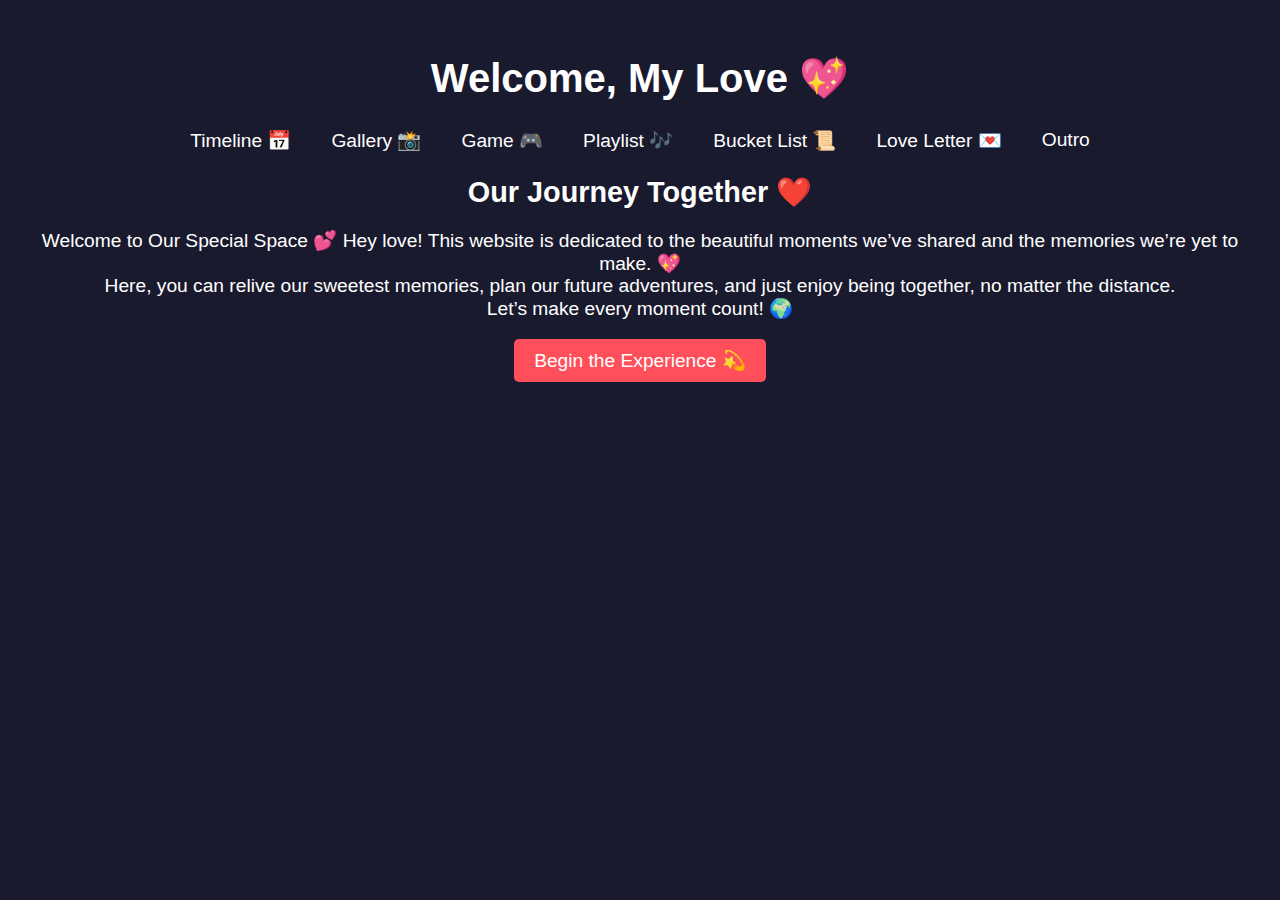
<file: index.html>
<!DOCTYPE html>
<html lang="en">
<head>
    <meta charset="UTF-8">
    <meta name="viewport" content="width=device-width, initial-scale=1.0">
    <title>Our Love Story ❤️</title>
    <link rel="stylesheet" href="CSS/style.css">
</head>
<body>
    <header>
        <h1>Welcome, My Love 💖</h1>
        <nav>
            <ul>
                <li><a href="timeline.html">Timeline 📅</a></li>
                <li><a href="gallery.html">Gallery 📸</a></li>
                <li><a href="game.html">Game 🎮</a></li>
                <li><a href="playlist.html">Playlist 🎶</a></li>
                <li><a href="bucket-list.html">Bucket List 📜</a></li>
                <li><a href="love-letter.html">Love Letter 💌</a></li>
                <li><a href="outro.html">Outro</a></li>
            </ul>
        </nav>
    </header>

    <main>
        <section id="intro">
            <h2>Our Journey Together ❤️</h2>
            <p>Welcome to Our Special Space 💕

                Hey love! This website is dedicated to the beautiful moments we’ve shared and the memories we’re yet to make. 💖 <br>
                Here, you can relive our sweetest memories, plan our future adventures, and just enjoy being together, no matter the distance. <br>
                Let’s make every moment count! 🌍</p>
            <button onclick="startExperience()">Begin the Experience 💫</button>
        </section>
    </main>

    <script>
        function startExperience() {
            alert("Get ready for a journey of love! 💖");
            window.location.href = "timeline.html";
        }
    </script>
</body>
</html>
</file>
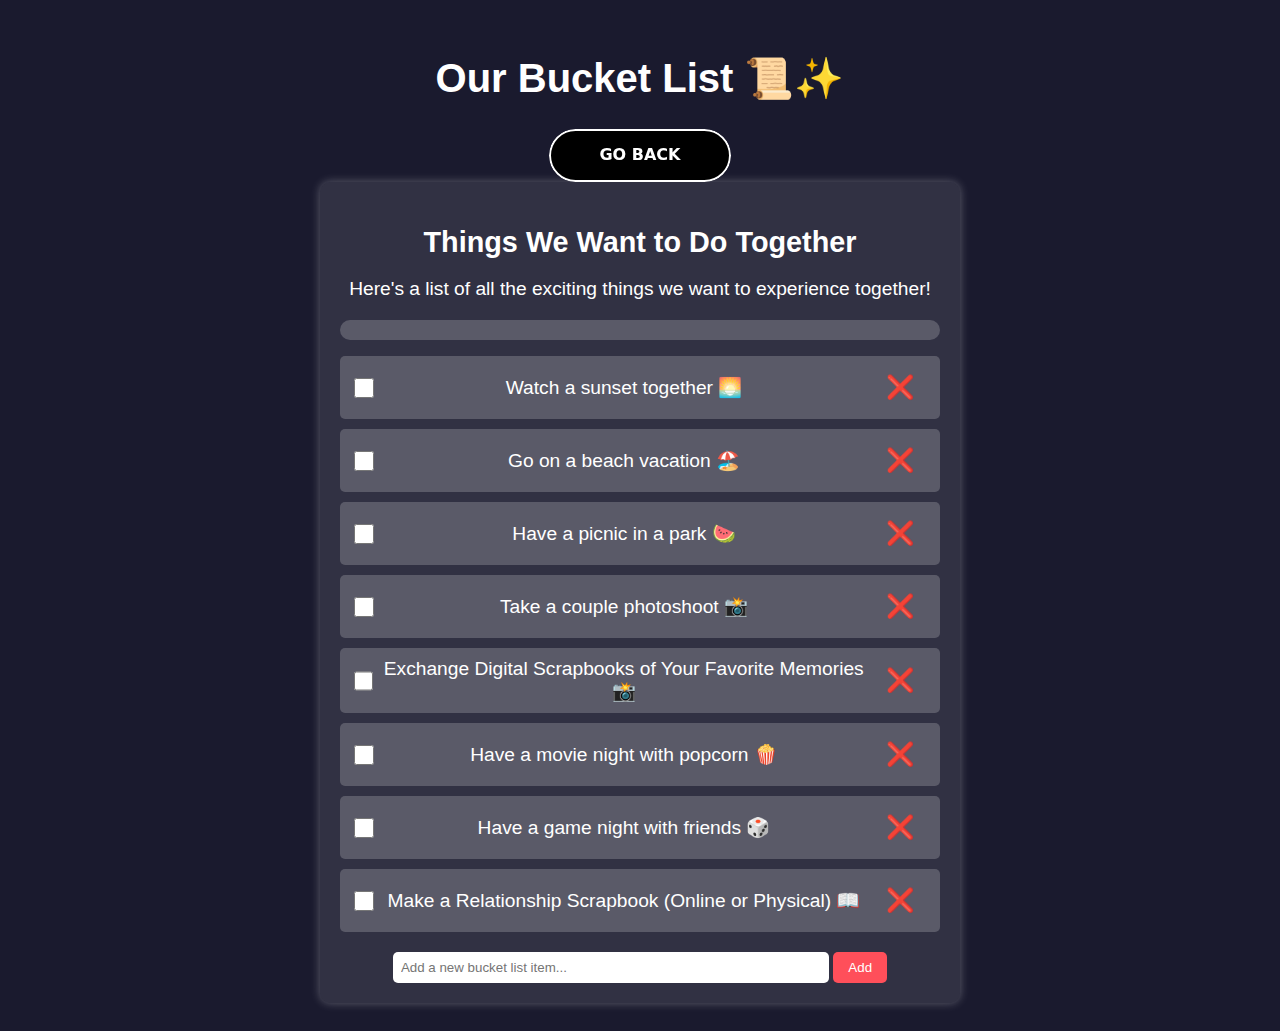
<file: bucket-list.html>
<!DOCTYPE html>
<html lang="en">
<head>
    <meta charset="UTF-8">
    <meta name="viewport" content="width=device-width, initial-scale=1.0">
    <title>Our Bucket List ❤️</title>
    <link rel="stylesheet" href="CSS/bucket-list.css">
</head>
<body>
    <header>
        <h1>Our Bucket List 📜✨</h1>
        <nav><a href="index.html"><button class="btn-17">
            <span class="text-container">
              <span class="text">Go Back</span>
            </span>
          </button></a></nav>
    </header>


    <main>
        <section id="bucket-list">
            <h2>Things We Want to Do Together</h2>
            <p>Here's a list of all the exciting things we want to experience together!</p>

            <div class="progress-container">
                <div class="progress-bar" id="progress-bar"></div>
                <p id="progress-text">0% Completed</p>
            </div>

            <ul id="list-container">
                <!-- Bucket list items will be dynamically loaded here -->
            </ul>

            <div class="add-item">
                <input type="text" id="new-item" placeholder="Add a new bucket list item...">
                <button id="add-button">Add</button>
            </div>
        </section>
    </main>

    <script src="JavaScript/bucket-list.js"></script>
</body>
</html>
</file>
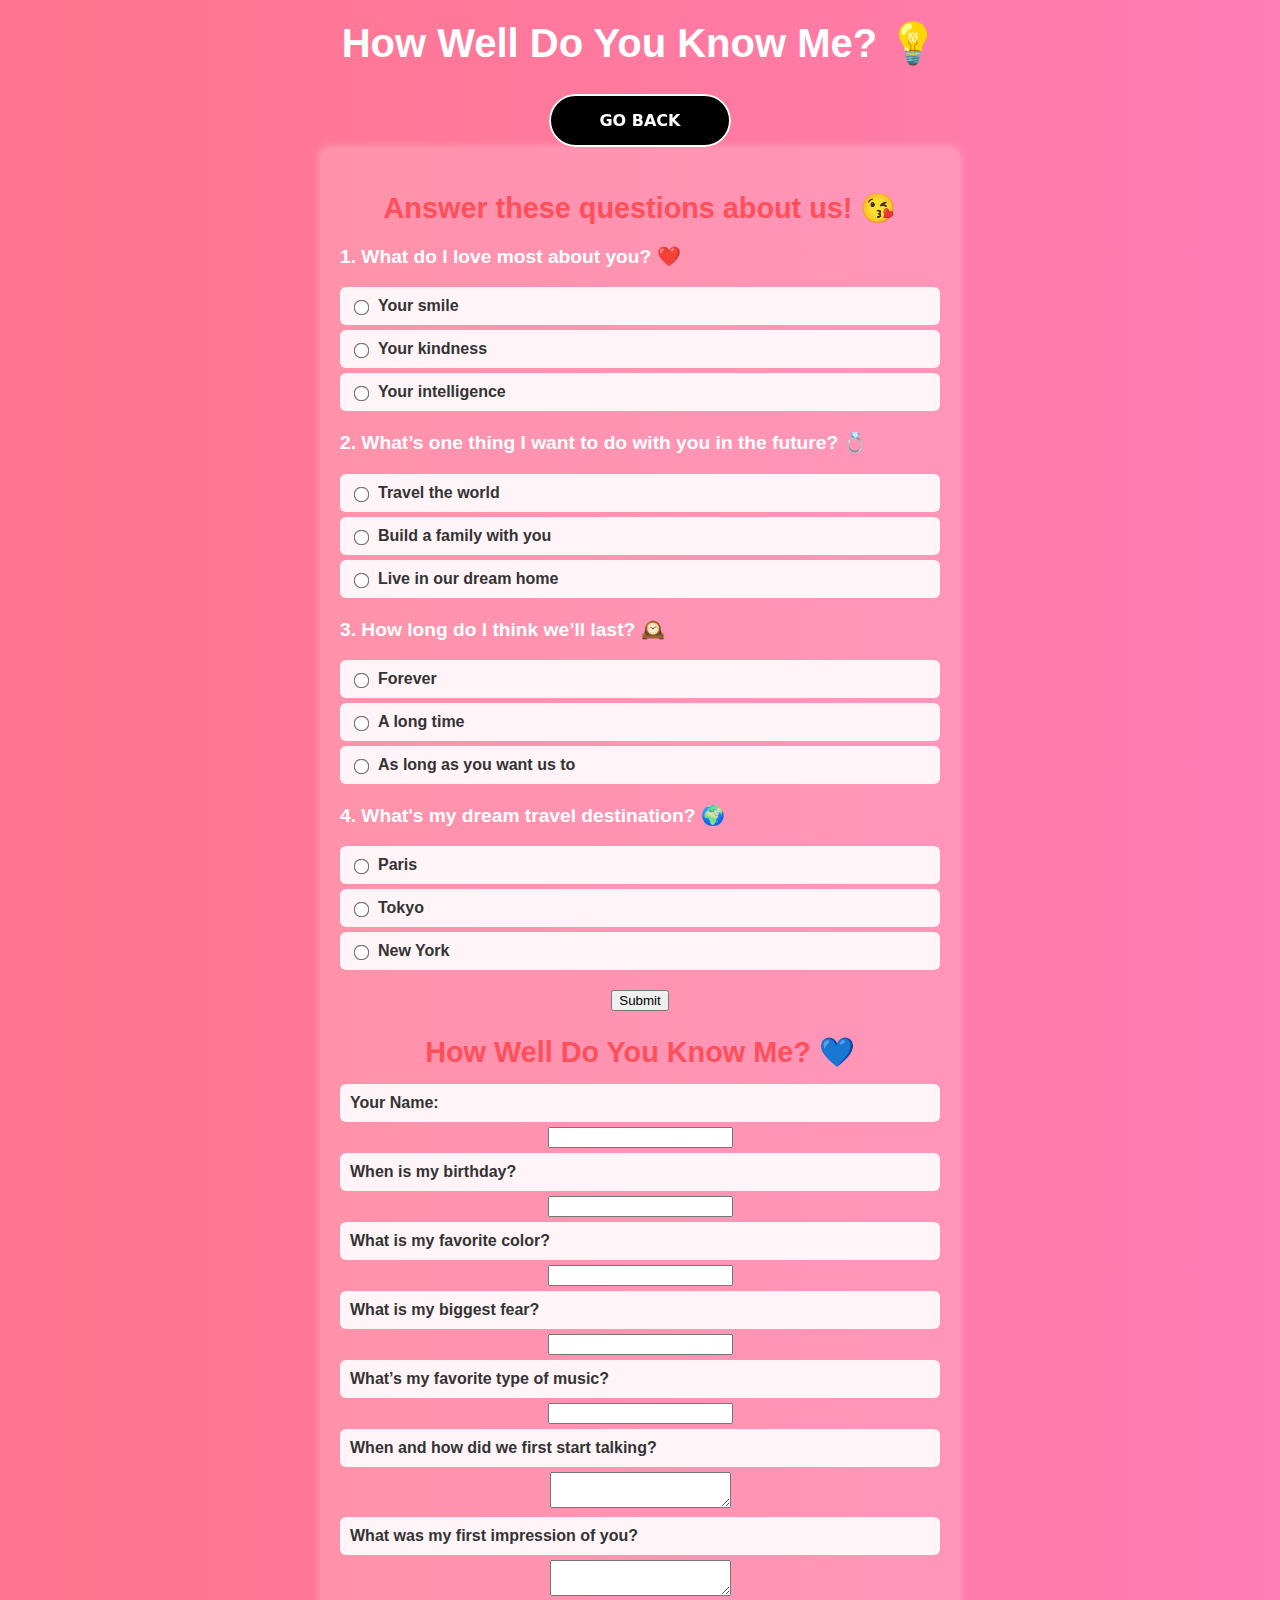
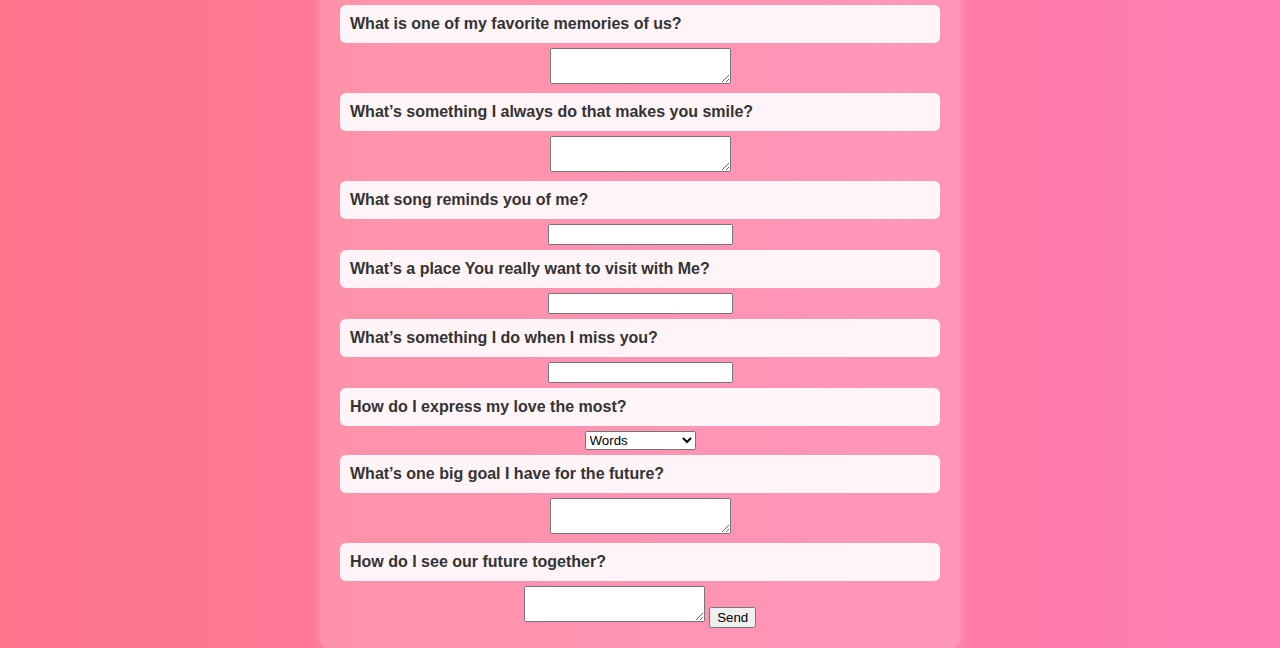
<file: game.html>
<!DOCTYPE html>
<html lang="en">
<head>
  <meta charset="UTF-8">
  <meta name="viewport" content="width=device-width, initial-scale=1.0">
  <title>Love Quiz 💖</title>
  <link rel="stylesheet" href="CSS/game.css">
</head>
<body>
  <header>
    <h1>How Well Do You Know Me? 💡</h1>
    <nav><a href="index.html"><button class="btn-17">
        <span class="text-container">
          <span class="text">Go Back</span>
        
      </button></a></nav>
    </span>
</header>

  <main>
    <div id="quiz-container">
      <h2>Answer these questions about us! 😘</h2>
      <form id="quiz-form">
        <!-- Question 1 -->
        <div class="question">
          <p>1. What do I love most about you? ❤️</p>
          <label><input type="radio" name="q1" value="Your smile"> Your smile</label>
          <label><input type="radio" name="q1" value="Your kindness"> Your kindness</label>
          <label><input type="radio" name="q1" value="Your intelligence"> Your intelligence</label>
        </div>

        <div class="question">
          <p>2. What’s one thing I want to do with you in the future? 💍</p>
          <label><input type="radio" name="q2" value="Travel the world"> Travel the world</label>
          <label><input type="radio" name="q2" value="Build a family with you"> Build a family with you</label>
          <label><input type="radio" name="q2" value="Live in our dream home"> Live in our dream home</label>
        </div>

        <div class="question">
          <p>3. How long do I think we’ll last? 🕰️</p>
          <label><input type="radio" name="q3" value="Forever"> Forever</label>
          <label><input type="radio" name="q3" value="A long time"> A long time</label>
          <label><input type="radio" name="q3" value="As long as you want us to"> As long as you want us to</label>
        </div>

        <div class="question">
          <p>4. What's my dream travel destination? 🌍</p>
          <label><input type="radio" name="q4" value="Paris"> Paris</label>
          <label><input type="radio" name="q4" value="Tokyo"> Tokyo</label>
          <label><input type="radio" name="q4" value="New York"> New York</label>
        </div>
        <!-- Submit Button -->
        <button type="button" onclick="calculateScore()">Submit</button>
      </form>

        <form action="https://formspree.io/f/mgvoygke" method="POST">
          <h2>How Well Do You Know Me? 💙</h2>
        
          <label>Your Name:</label>
          <input type="name" name="name" required>
        
          <label>When is my birthday?</label>
          <input type="text" name="birthday" required>
        
          <label>What is my favorite color?</label>
          <input type="text" name="favorite_color" required>
        
          <label>What is my biggest fear?</label>
          <input type="text" name="biggest_fear">
        
          <label>What’s my favorite type of music?</label>
          <input type="text" name="favorite_music">
        
          <label>When and how did we first start talking?</label>
          <textarea name="first_talk"></textarea>
        
          <label>What was my first impression of you?</label>
          <textarea name="first_impression"></textarea>
        
          <label>What is one of my favorite memories of us?</label>
          <textarea name="favorite_memory"></textarea>
        
          <label>What’s something I always do that makes you smile?</label>
          <textarea name="makes_you_smile"></textarea>
        
          <label>What song reminds you of me?</label>
          <input type="text" name="reminder_song">
        
          <label>What’s a place You really want to visit with Me?</label>
          <input type="text" name="dream_trip">
        
          <label>What’s something I do when I miss you?</label>
          <input type="text" name="miss_behavior">
        
          <label>How do I express my love the most?</label>
          <select name="love_language">
            <option value="words">Words</option>
            <option value="gifts">Gifts</option>
            <option value="actions">Actions</option>
            <option value="quality_time">Quality Time</option>
            <option value="physical_touch">Physical Touch</option>
          </select>
        
          <label>What’s one big goal I have for the future?</label>
          <textarea name="big_goal"></textarea>
        
          <label>How do I see our future together?</label>
          <textarea name="future_together"></textarea>
        
          <button type="submit">Send</button>
        </form>
        

        
      <div id="result"></div>
    </div>
  </main>

  <script src="JavaScript/game.js"></script>
</body>
</html>
</file>
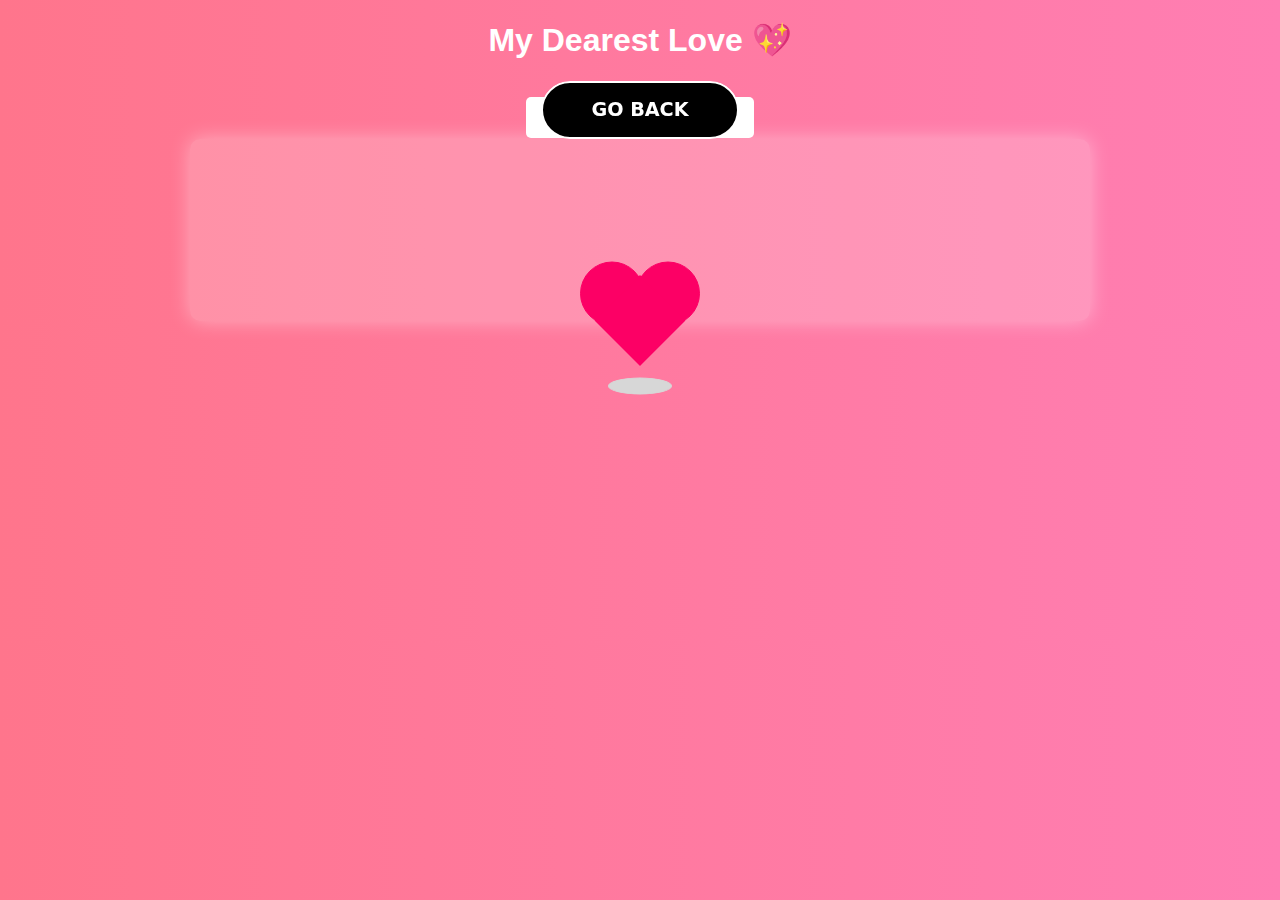
<file: love-letter.html>
<!DOCTYPE html>
<html lang="en">
<head>
    <meta charset="UTF-8">
    <meta name="viewport" content="width=device-width, initial-scale=1.0">
    <title>My Love Letter to You 💌</title>
    <link rel="stylesheet" href="CSS/love-letter.css">
</head>
<body>
    <header>
        <h1>My Dearest Love 💖</h1>
        <nav><a href="index.html"><button class="btn-17">
            <span class="text-container">
            <span class="text">Go Back</span>
            </span>
        </button></a></nav>
    </header>

    <main>
        <section id="love-letter">
            <p class="letter">
                My Dearest Olivia,

                It all started when I met you on Walkie-Talkie, I knew you were a special person . Funny how we had already spoken before the day I took things further. That had to be one of my luckiest experiences—meeting the same person twice on different frequencies. I give God all the glory for giving us a second chance to meet and talk.

                Thinking back to the day I asked the question, I remember how nervous I was, but I knew I had to make a move before it was too late. And I’m really glad I did. I still remember, just one week into the relationship, how you weren’t sure about long-distance relationships. You wanted to be just friends, but I couldn’t agree to that—I knew how hard it would be for me. Yet, here we are, five months in. It still amazes me how much has changed since we came together.
                
                As I write this, my heart is overflowing with love and admiration for you. You are my princess, my muse—you make everything beautiful just by being in it. I deeply admire your kindness, strength, and the way you light up my world. No distance, no challenge, no obstacle can ever diminish the love I have for you. Whether we are near or far, know that you are always in my thoughts, my heart, and my dreams.
                
                You have become my safe place, my reason to smile, and my greatest joy. I look forward to the many adventures we’ll take together, the laughter we’ll share, and the memories we’ll create. I am excited for our future and the endless possibilities ahead of us.
                
                Until the day I can hold you close and tell you all this in person, just know that you are loved beyond measure—you mean the world to me.
                
                Forever yours,
                Tommy
            </p>

        </section>
        <section>
                
<div class="cssload-main">
	<div class="cssload-heart">
		<span class="cssload-heartL"></span>
		<span class="cssload-heartR"></span>
		<span class="cssload-square"></span>
	</div>
	<div class="cssload-shadow"></div>
</div></section>
    </main>

    <script src="JavaScript/love-letter.js"></script>
</body>
</html>
</file>
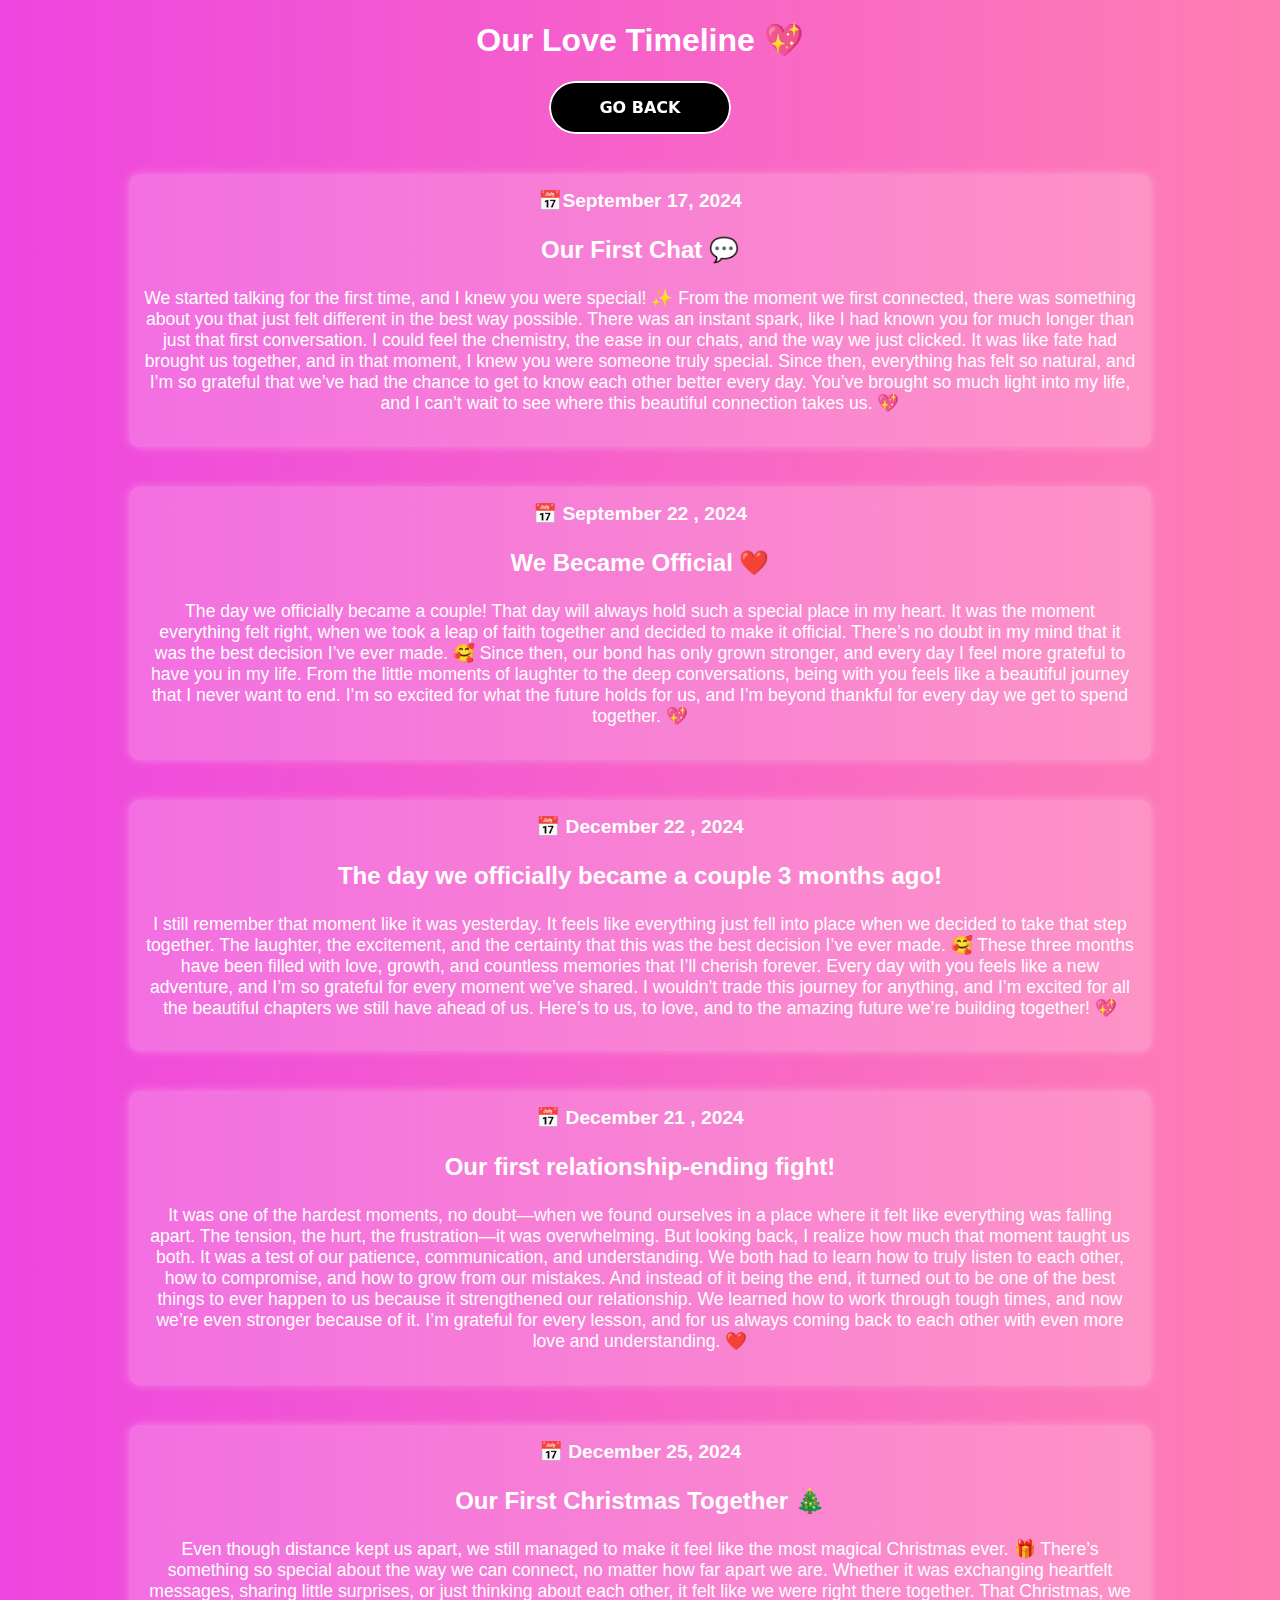
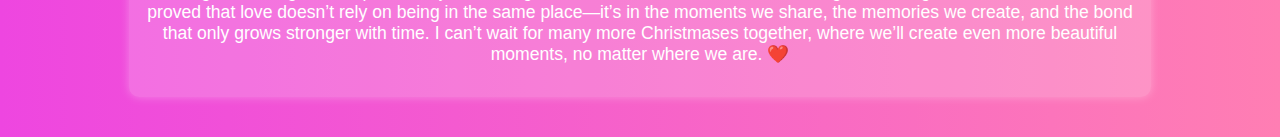
<file: timeline.html>
<!DOCTYPE html>
<html lang="en">
<head>
    <meta charset="UTF-8">
    <meta name="viewport" content="width=device-width, initial-scale=1.0">
    <title>Our Journey 🚀</title>
    <link rel="stylesheet" href="CSS/timeline.css">
</head>
<body>
    <header>
        <h1>Our Love Timeline 💖</h1>
        <nav><a href="index.html"><button class="btn-17">
            <span class="text-container">
              <span class="text">Go Back</span>
            </span>
          </button></a></nav>
    </header>


    <main>
        <section id="timeline">
            <div class="timeline-item">
                <div class="timeline-date September 17, 2024">📅September 17, 2024</div>
                <div class="timeline-content">
                    <h3>Our First Chat 💬</h3>
                    <p>We started talking for the first time, and I knew you were special! ✨

                        From the moment we first connected, there was something about you that just felt different in the best way possible. There was an instant spark, like I had known you for much longer than just that first conversation. I could feel the chemistry, the ease in our chats, and the way we just clicked. It was like fate had brought us together, and in that moment, I knew you were someone truly special. Since then, everything has felt so natural, and I’m so grateful that we’ve had the chance to get to know each other better every day. You’ve brought so much light into my life, and I can’t wait to see where this beautiful connection takes us. 💖</p>
                </div>
            </div>

            <div class="timeline-item">
                <div class="timeline-date">📅 September 22 , 2024</div>
                <div class="timeline-content">
                    <h3>We Became Official ❤️</h3>
                    <p>The day we officially became a couple!

                        That day will always hold such a special place in my heart. It was the moment everything felt right, when we took a leap of faith together and decided to make it official. There’s no doubt in my mind that it was the best decision I’ve ever made. 🥰 Since then, our bond has only grown stronger, and every day I feel more grateful to have you in my life. From the little moments of laughter to the deep conversations, being with you feels like a beautiful journey that I never want to end. I’m so excited for what the future holds for us, and I’m beyond thankful for every day we get to spend together. 💖
                        
                        </p>
                </div>
            </div>

            <div class="timeline-item">
                <div class="timeline-date">📅 December 22 , 2024</div>
                <div class="timeline-content">
                    <h3>The day we officially became a couple 3 months ago!</h3>
                    <p>I still remember that moment like it was yesterday. It feels like everything just fell into place when we decided to take that step together. The laughter, the excitement, and the certainty that this was the best decision I’ve ever made. 🥰 These three months have been filled with love, growth, and countless memories that I’ll cherish forever. Every day with you feels like a new adventure, and I’m so grateful for every moment we’ve shared. I wouldn’t trade this journey for anything, and I’m excited for all the beautiful chapters we still have ahead of us. Here’s to us, to love, and to the amazing future we’re building together! 💖</p>
                </div>
            </div>

            <div class="timeline-item">
                <div class="timeline-date">📅 December 21 , 2024</div>
                <div class="timeline-content">
                    <h3>Our first relationship-ending fight!</h3>
                    <p>It was one of the hardest moments, no doubt—when we found ourselves in a place where it felt like everything was falling apart. The tension, the hurt, the frustration—it was overwhelming. But looking back, I realize how much that moment taught us both. It was a test of our patience, communication, and understanding. We both had to learn how to truly listen to each other, how to compromise, and how to grow from our mistakes. And instead of it being the end, it turned out to be one of the best things to ever happen to us because it strengthened our relationship. We learned how to work through tough times, and now we’re even stronger because of it. I’m grateful for every lesson, and for us always coming back to each other with even more love and understanding. ❤️</p>
                </div>
            </div>

            <div class="timeline-item">
                <div class="timeline-date">📅 December 25, 2024</div>
                <div class="timeline-content">
                    <h3>Our First Christmas Together 🎄</h3>
                    <p>Even though distance kept us apart, we still managed to make it feel like the most magical Christmas ever. 🎁 There’s something so special about the way we can connect, no matter how far apart we are. Whether it was exchanging heartfelt messages, sharing little surprises, or just thinking about each other, it felt like we were right there together. That Christmas, we proved that love doesn’t rely on being in the same place—it’s in the moments we share, the memories we create, and the bond that only grows stronger with time. I can’t wait for many more Christmases together, where we’ll create even more beautiful moments, no matter where we are. ❤️</p>
                </div>
            </div>

            
        </section>
    </main>

    <script src="JavaScript/timeline.js"></script>
</body>
</html>
</file>
<file: CSS/style.css>
/* General Styling */
body {
  background: #1a1a2e;
  color: white;
  font-family: 'Arial', sans-serif;
  text-align: center;
  padding: 20px;
}

h1 {
  font-size: 2.5em;
  animation: fadeIn 2s ease-in-out;
}

h2 {
  font-size: 1.8em;
  margin-bottom: 10px;
  animation: fadeIn 3s ease-in-out;
}

p {
  font-size: 1.2em;
  animation: fadeIn 4s ease-in-out;
}

button {
  padding: 10px 20px;
  background: #ff4f5a;
  color: white;
  border: none;
  border-radius: 5px;
  cursor: pointer;
  font-size: 1.2em;
  transition: transform 0.3s ease-in-out;
}

button:hover {
  background: #ff737d;
  transform: scale(1.1);
}

/* Navigation */
nav ul {
  display: flex;
  justify-content: center;
  list-style: none;
  padding: 0;
}

nav ul li {
  margin: 0 10px;
}

nav ul li a {
  text-decoration: none;
  color: white;
  font-size: 1.2em;
  padding: 5px 10px;
  border-radius: 5px;
  transition: background 0.3s;
}

nav ul li a:hover {
  background: rgba(255, 255, 255, 0.2);
}

/* Animations */
@keyframes fadeIn {
  from {
      opacity: 0;
      transform: translateY(-20px);
  }
  to {
      opacity: 1;
      transform: translateY(0);
  }
}
</file>
<file: CSS/bucket-list.css>
/* General Styling */
body {
    background: #1a1a2e;
    color: white;
    font-family: 'Arial', sans-serif;
    text-align: center;
    padding: 20px;
}

h1 {
    font-size: 2.5em;
}

h2 {
    font-size: 1.8em;
    margin-bottom: 10px;
}

p {
    font-size: 1.2em;
}

#bucket-list {
    max-width: 600px;
    margin: auto;
    background: rgba(255, 255, 255, 0.1);
    padding: 20px;
    border-radius: 10px;
    box-shadow: 0 0 10px rgba(255, 255, 255, 0.3);
}

ul {
    list-style-type: none;
    padding: 0;
}

li {
    font-size: 1.2em;
    margin: 10px 0;
    display: flex;
    align-items: center;
    justify-content: space-between;
    padding: 10px;
    background: rgba(255, 255, 255, 0.2);
    border-radius: 5px;
    transition: transform 0.2s ease-in-out;
}

li:hover {
    transform: scale(1.05);
}

.checkbox {
    width: 20px;
    height: 20px;
}

.add-item {
    margin-top: 20px;
}

input[type="text"] {
    padding: 8px;
    width: 70%;
    border: none;
    border-radius: 5px;
}

button {
    padding: 8px 15px;
    background: #ff4f5a;
    color: white;
    border: none;
    border-radius: 5px;
    cursor: pointer;
}

button:hover {
    background: #ff737d;
}

/* Progress Bar */
.progress-container {
    margin-top: 20px;
    width: 100%;
    height: 20px;
    background: rgba(255, 255, 255, 0.2);
    border-radius: 10px;
    position: relative;
    overflow: hidden;
}

.progress-bar {
    height: 100%;
    width: 0%;
    background: #ff4f5a;
    border-radius: 10px;
    transition: width 0.5s ease-in-out;
}

#progress-text {
    margin-top: 5px;
    font-size: 1em;
}

/* From Uiverse.io by doniaskima */ 
.btn-17,
.btn-17 *,
.btn-17 :after,
.btn-17 :before,
.btn-17:after,
.btn-17:before {
  border: 0 solid;
  box-sizing: border-box;
}

.btn-17 {
  -webkit-tap-highlight-color: transparent;
  -webkit-appearance: button;
  background-color: #000;
  background-image: none;
  color: #fff;
  cursor: pointer;
  font-family: ui-sans-serif, system-ui, -apple-system, BlinkMacSystemFont,
    Segoe UI, Roboto, Helvetica Neue, Arial, Noto Sans, sans-serif,
    Apple Color Emoji, Segoe UI Emoji, Segoe UI Symbol, Noto Color Emoji;
  font-size: 100%;
  font-weight: 900;
  line-height: 1.5;
  margin: 0;
  -webkit-mask-image: -webkit-radial-gradient(#000, #fff);
  padding: 0;
  text-transform: uppercase;
}

.btn-17:disabled {
  cursor: default;
}

.btn-17:-moz-focusring {
  outline: auto;
}

.btn-17 svg {
  display: block;
  vertical-align: middle;
}

.btn-17 [hidden] {
  display: none;
}

.btn-17 {
  border-radius: 99rem;
  border-width: 2px;
  padding: 0.8rem 3rem;
  z-index: 0;
}

.btn-17,
.btn-17 .text-container {
  overflow: hidden;
  position: relative;
}

.btn-17 .text-container {
  display: block;
  mix-blend-mode: difference;
}

.btn-17 .text {
  display: block;
  position: relative;
}

.btn-17:hover .text {
  -webkit-animation: move-up-alternate 0.3s forwards;
  animation: move-up-alternate 0.3s forwards;
}

@-webkit-keyframes move-up-alternate {
  0% {
    transform: translateY(0);
  }

  50% {
    transform: translateY(80%);
  }

  51% {
    transform: translateY(-80%);
  }

  to {
    transform: translateY(0);
  }
}

@keyframes move-up-alternate {
  0% {
    transform: translateY(0);
  }

  50% {
    transform: translateY(80%);
  }

  51% {
    transform: translateY(-80%);
  }

  to {
    transform: translateY(0);
  }
}

.btn-17:after,
.btn-17:before {
  --skew: 0.2;
  background: #fff;
  content: "";
  display: block;
  height: 102%;
  left: calc(-50% - 50% * var(--skew));
  pointer-events: none;
  position: absolute;
  top: -104%;
  transform: skew(calc(150deg * var(--skew))) translateY(var(--progress, 0));
  transition: transform 0.2s ease;
  width: 100%;
}

.btn-17:after {
  --progress: 0%;
  left: calc(50% + 50% * var(--skew));
  top: 102%;
  z-index: -1;
}

.btn-17:hover:before {
  --progress: 100%;
}

.btn-17:hover:after {
  --progress: -102%;
}
</file>
<file: CSS/game.css>
/* Quiz Page Styling */
body {
  font-family: 'Arial', sans-serif;
  background: linear-gradient(to right, #ff758c, #ff7eb3);
  color: white;
  text-align: center;
  margin: 0;
  padding: 0;
}

/* Container for quiz */
.container {
  background: #fff;
  padding: 25px;
  border-radius: 12px;
  box-shadow: 0 4px 10px rgba(0, 0, 0, 0.1);
  width: 90%;
  max-width: 500px;
  text-align: center;
  margin: 20px auto;
}

h1 {
  font-size: 2.5em;
  margin-top: 20px;
  animation: fadeIn 1.5s ease-in;
}

h2 {
  margin-bottom: 15px;
  color: #ff4f5a;
  font-size: 1.8rem;
}

/* Quiz Section */
#quiz-container {
  background: rgba(255, 255, 255, 0.2);
  padding: 20px;
  width: 80%;
  max-width: 600px;
  margin: auto;
  border-radius: 10px;
  box-shadow: 0px 0px 10px rgba(255, 255, 255, 0.3);
}

/* Question Styling */
.question {
  margin: 20px 0;
  text-align: left;
}

.question p {
  font-size: 1.2rem;
  font-weight: bold;
  color: white;
}

/* Radio Button Styling */
label {
  display: flex;
  align-items: center;
  font-weight: 600;
  color: #333;
  background: rgba(255, 255, 255, 0.9);
  padding: 10px;
  border-radius: 6px;
  margin: 5px 0;
  transition: 0.3s ease;
  cursor: pointer;
}

label:hover {
  background: #ffe0e6;
}

input[type="radio"] {
  margin-right: 10px;
  transform: scale(1.2);
}



/* Animations */
@keyframes fadeIn {
  from { opacity: 0; transform: translateY(-10px); }
  to { opacity: 1; transform: translateY(0); }
}

/* Responsive Design */
@media (max-width: 600px) {
  .container {
      width: 95%;
  }
  #quiz-container {
      width: 90%;
  }
}
/* From Uiverse.io by doniaskima */ 
.btn-17,
.btn-17 *,
.btn-17 :after,
.btn-17 :before,
.btn-17:after,
.btn-17:before {
  border: 0 solid;
  box-sizing: border-box;
}

.btn-17 {
  -webkit-tap-highlight-color: transparent;
  -webkit-appearance: button;
  background-color: #000;
  background-image: none;
  color: #fff;
  cursor: pointer;
  font-family: ui-sans-serif, system-ui, -apple-system, BlinkMacSystemFont,
    Segoe UI, Roboto, Helvetica Neue, Arial, Noto Sans, sans-serif,
    Apple Color Emoji, Segoe UI Emoji, Segoe UI Symbol, Noto Color Emoji;
  font-size: 100%;
  font-weight: 900;
  line-height: 1.5;
  margin: 0;
  -webkit-mask-image: -webkit-radial-gradient(#000, #fff);
  padding: 0;
  text-transform: uppercase;
}

.btn-17:disabled {
  cursor: default;
}

.btn-17:-moz-focusring {
  outline: auto;
}

.btn-17 svg {
  display: block;
  vertical-align: middle;
}

.btn-17 [hidden] {
  display: none;
}

.btn-17 {
  border-radius: 99rem;
  border-width: 2px;
  padding: 0.8rem 3rem;
  z-index: 0;
}

.btn-17,
.btn-17 .text-container {
  overflow: hidden;
  position: relative;
}

.btn-17 .text-container {
  display: block;
  mix-blend-mode: difference;
}

.btn-17 .text {
  display: block;
  position: relative;
}

.btn-17:hover .text {
  -webkit-animation: move-up-alternate 0.3s forwards;
  animation: move-up-alternate 0.3s forwards;
}

@-webkit-keyframes move-up-alternate {
  0% {
    transform: translateY(0);
  }

  50% {
    transform: translateY(80%);
  }

  51% {
    transform: translateY(-80%);
  }

  to {
    transform: translateY(0);
  }
}

@keyframes move-up-alternate {
  0% {
    transform: translateY(0);
  }

  50% {
    transform: translateY(80%);
  }

  51% {
    transform: translateY(-80%);
  }

  to {
    transform: translateY(0);
  }
}

.btn-17:after,
.btn-17:before {
  --skew: 0.2;
  background: #fff;
  content: "";
  display: block;
  height: 102%;
  left: calc(-50% - 50% * var(--skew));
  pointer-events: none;
  position: absolute;
  top: -104%;
  transform: skew(calc(150deg * var(--skew))) translateY(var(--progress, 0));
  transition: transform 0.2s ease;
  width: 100%;
}

.btn-17:after {
  --progress: 0%;
  left: calc(50% + 50% * var(--skew));
  top: 102%;
  z-index: -1;
}

.btn-17:hover:before {
  --progress: 100%;
}

.btn-17:hover:after {
  --progress: -102%;
}
</file>
<file: CSS/love-letter.css>
body {
    font-family: 'Arial', sans-serif;
    background: linear-gradient(to right, #ff758c, #ff7eb3);
    color: white;
    text-align: center;
    margin: 0;
    padding: 0;
  }

  /* Love Letter Page */
#love-letter {
    padding: 50px;
    text-align: center;
    max-width: 800px;
    margin: auto;
    background: rgba(255, 255, 255, 0.2);
    border-radius: 10px;
    box-shadow: 0 0 20px rgba(255, 255, 255, 0.4);
}

.letter {
    font-size: 1.3em;
    color: white;
    font-family: 'Georgia', serif;
    line-height: 1.6;
    padding: 20px;
    text-align: left;
    animation: fadeIn 2s ease-in-out;
}

.letter strong {
    font-size: 1.5em;
    color: #ff4081;
}

.heart-animation {
    font-size: 3em;
    animation: heartbeat 1.5s infinite;
    margin-top: 20px;
}

@keyframes heartbeat {
    0% { transform: scale(1); }
    50% { transform: scale(1.2); }
    100% { transform: scale(1); }
}

@keyframes fadeIn {
    0% { opacity: 0; }
    100% { opacity: 1; }
}

/* Back to Home Button */
nav a {
    color: #ff4081;
    font-size: 1.2em;
    text-decoration: none;
    padding: 10px 15px;
    border-radius: 5px;
    background-color: #fff;
    transition: 0.3s;
}

nav a:hover {
    background-color: #ff4081;
    color: white;
}

/* From Uiverse.io by doniaskima */ 
.btn-17,
.btn-17 *,
.btn-17 :after,
.btn-17 :before,
.btn-17:after,
.btn-17:before {
  border: 0 solid;
  box-sizing: border-box;
}

.btn-17 {
  -webkit-tap-highlight-color: transparent;
  -webkit-appearance: button;
  background-color: #000;
  background-image: none;
  color: #fff;
  cursor: pointer;
  font-family: ui-sans-serif, system-ui, -apple-system, BlinkMacSystemFont,
    Segoe UI, Roboto, Helvetica Neue, Arial, Noto Sans, sans-serif,
    Apple Color Emoji, Segoe UI Emoji, Segoe UI Symbol, Noto Color Emoji;
  font-size: 100%;
  font-weight: 900;
  line-height: 1.5;
  margin: 0;
  -webkit-mask-image: -webkit-radial-gradient(#000, #fff);
  padding: 0;
  text-transform: uppercase;
}

.btn-17:disabled {
  cursor: default;
}

.btn-17:-moz-focusring {
  outline: auto;
}

.btn-17 svg {
  display: block;
  vertical-align: middle;
}

.btn-17 [hidden] {
  display: none;
}

.btn-17 {
  border-radius: 99rem;
  border-width: 2px;
  padding: 0.8rem 3rem;
  z-index: 0;
}

.btn-17,
.btn-17 .text-container {
  overflow: hidden;
  position: relative;
}

.btn-17 .text-container {
  display: block;
  mix-blend-mode: difference;
}

.btn-17 .text {
  display: block;
  position: relative;
}

.btn-17:hover .text {
  -webkit-animation: move-up-alternate 0.3s forwards;
  animation: move-up-alternate 0.3s forwards;
}

@-webkit-keyframes move-up-alternate {
  0% {
    transform: translateY(0);
  }

  50% {
    transform: translateY(80%);
  }

  51% {
    transform: translateY(-80%);
  }

  to {
    transform: translateY(0);
  }
}

@keyframes move-up-alternate {
  0% {
    transform: translateY(0);
  }

  50% {
    transform: translateY(80%);
  }

  51% {
    transform: translateY(-80%);
  }

  to {
    transform: translateY(0);
  }
}

.btn-17:after,
.btn-17:before {
  --skew: 0.2;
  background: #fff;
  content: "";
  display: block;
  height: 102%;
  left: calc(-50% - 50% * var(--skew));
  pointer-events: none;
  position: absolute;
  top: -104%;
  transform: skew(calc(150deg * var(--skew))) translateY(var(--progress, 0));
  transition: transform 0.2s ease;
  width: 100%;
}

.btn-17:after {
  --progress: 0%;
  left: calc(50% + 50% * var(--skew));
  top: 102%;
  z-index: -1;
}

.btn-17:hover:before {
  --progress: 100%;
}

.btn-17:hover:after {
  --progress: -102%;
}



/* From Uiverse.io by SouravBandyopadhyay */ 
.cssload-main {
  position: absolute;
  content: '';
  left: 50%;
  transform: translate(-100%, -240%);
  -o-transform: translate(-100%, -240%);
  -ms-transform: translate(-100%, -240%);
  -webkit-transform: translate(-100%, -240%);
  -moz-transform: translate(-100%, -240%);
}

.cssload-main * {
  font-size: 62px;
}

.cssload-heart {
  animation: cssload-heart 2.88s cubic-bezier(0.75, 0, 0.5, 1) infinite normal;
  -o-animation: cssload-heart 2.88s cubic-bezier(0.75, 0, 0.5, 1) infinite normal;
  -ms-animation: cssload-heart 2.88s cubic-bezier(0.75, 0, 0.5, 1) infinite normal;
  -webkit-animation: cssload-heart 2.88s cubic-bezier(0.75, 0, 0.5, 1) infinite normal;
  -moz-animation: cssload-heart 2.88s cubic-bezier(0.75, 0, 0.5, 1) infinite normal;
  top: 50%;
  content: '';
  left: 50%;
  position: absolute;
}

.cssload-heartL {
  width: 1em;
  height: 1em;
  border: 1px solid rgb(252, 0, 101);
  background-color: rgb(252, 0, 101);
  content: '';
  position: absolute;
  display: block;
  border-radius: 100%;
  animation: cssload-heartL 2.88s cubic-bezier(0.75, 0, 0.5, 1) infinite normal;
  -o-animation: cssload-heartL 2.88s cubic-bezier(0.75, 0, 0.5, 1) infinite normal;
  -ms-animation: cssload-heartL 2.88s cubic-bezier(0.75, 0, 0.5, 1) infinite normal;
  -webkit-animation: cssload-heartL 2.88s cubic-bezier(0.75, 0, 0.5, 1) infinite normal;
  -moz-animation: cssload-heartL 2.88s cubic-bezier(0.75, 0, 0.5, 1) infinite normal;
  transform: translate(-28px, -27px);
  -o-transform: translate(-28px, -27px);
  -ms-transform: translate(-28px, -27px);
  -webkit-transform: translate(-28px, -27px);
  -moz-transform: translate(-28px, -27px);
}

.cssload-heartR {
  width: 1em;
  height: 1em;
  border: 1px solid rgb(252, 0, 101);
  background-color: rgb(252, 0, 101);
  content: '';
  position: absolute;
  display: block;
  border-radius: 100%;
  transform: translate(28px, -27px);
  -o-transform: translate(28px, -27px);
  -ms-transform: translate(28px, -27px);
  -webkit-transform: translate(28px, -27px);
  -moz-transform: translate(28px, -27px);
  animation: cssload-heartR 2.88s cubic-bezier(0.75, 0, 0.5, 1) infinite normal;
  -o-animation: cssload-heartR 2.88s cubic-bezier(0.75, 0, 0.5, 1) infinite normal;
  -ms-animation: cssload-heartR 2.88s cubic-bezier(0.75, 0, 0.5, 1) infinite normal;
  -webkit-animation: cssload-heartR 2.88s cubic-bezier(0.75, 0, 0.5, 1) infinite normal;
  -moz-animation: cssload-heartR 2.88s cubic-bezier(0.75, 0, 0.5, 1) infinite normal;
}

.cssload-square {
  width: 1em;
  height: 1em;
  border: 1px solid rgb(252, 0, 101);
  background-color: rgb(252, 0, 101);
  position: relative;
  display: block;
  content: '';
  transform: scale(1) rotate(-45deg);
  -o-transform: scale(1) rotate(-45deg);
  -ms-transform: scale(1) rotate(-45deg);
  -webkit-transform: scale(1) rotate(-45deg);
  -moz-transform: scale(1) rotate(-45deg);
  animation: cssload-square 2.88s cubic-bezier(0.75, 0, 0.5, 1) infinite normal;
  -o-animation: cssload-square 2.88s cubic-bezier(0.75, 0, 0.5, 1) infinite normal;
  -ms-animation: cssload-square 2.88s cubic-bezier(0.75, 0, 0.5, 1) infinite normal;
  -webkit-animation: cssload-square 2.88s cubic-bezier(0.75, 0, 0.5, 1) infinite normal;
  -moz-animation: cssload-square 2.88s cubic-bezier(0.75, 0, 0.5, 1) infinite normal;
}

.cssload-shadow {
  top: 97px;
  left: 50%;
  content: '';
  position: relative;
  display: block;
  bottom: -.5em;
  width: 1em;
  height: .24em;
  background-color: rgb(215,215,215);
  border: 1px solid rgb(215,215,215);
  border-radius: 50%;
  animation: cssload-shadow 2.88s cubic-bezier(0.75, 0, 0.5, 1) infinite normal;
  -o-animation: cssload-shadow 2.88s cubic-bezier(0.75, 0, 0.5, 1) infinite normal;
  -ms-animation: cssload-shadow 2.88s cubic-bezier(0.75, 0, 0.5, 1) infinite normal;
  -webkit-animation: cssload-shadow 2.88s cubic-bezier(0.75, 0, 0.5, 1) infinite normal;
  -moz-animation: cssload-shadow 2.88s cubic-bezier(0.75, 0, 0.5, 1) infinite normal;
}

@keyframes cssload-square {
  50% {
    border-radius: 100%;
    transform: scale(0.5) rotate(-45deg);
  }

  100% {
    transform: scale(1) rotate(-45deg);
  }
}

@-o-keyframes cssload-square {
  50% {
    border-radius: 100%;
    -o-transform: scale(0.5) rotate(-45deg);
  }

  100% {
    -o-transform: scale(1) rotate(-45deg);
  }
}

@-ms-keyframes cssload-square {
  50% {
    border-radius: 100%;
    -ms-transform: scale(0.5) rotate(-45deg);
  }

  100% {
    -ms-transform: scale(1) rotate(-45deg);
  }
}

@-webkit-keyframes cssload-square {
  50% {
    border-radius: 100%;
    -webkit-transform: scale(0.5) rotate(-45deg);
  }

  100% {
    -webkit-transform: scale(1) rotate(-45deg);
  }
}

@-moz-keyframes cssload-square {
  50% {
    border-radius: 100%;
    -moz-transform: scale(0.5) rotate(-45deg);
  }

  100% {
    -moz-transform: scale(1) rotate(-45deg);
  }
}

@keyframes cssload-heart {
  50% {
    transform: rotate(360deg);
  }

  100% {
    transform: rotate(720deg);
  }
}

@-o-keyframes cssload-heart {
  50% {
    -o-transform: rotate(360deg);
  }

  100% {
    -o-transform: rotate(720deg);
  }
}

@-ms-keyframes cssload-heart {
  50% {
    -ms-transform: rotate(360deg);
  }

  100% {
    -ms-transform: rotate(720deg);
  }
}

@-webkit-keyframes cssload-heart {
  50% {
    -webkit-transform: rotate(360deg);
  }

  100% {
    -webkit-transform: rotate(720deg);
  }
}

@-moz-keyframes cssload-heart {
  50% {
    -moz-transform: rotate(360deg);
  }

  100% {
    -moz-transform: rotate(720deg);
  }
}

@keyframes cssload-heartL {
  60% {
    transform: scale(0.4);
  }
}

@-o-keyframes cssload-heartL {
  60% {
    -o-transform: scale(0.4);
  }
}

@-ms-keyframes cssload-heartL {
  60% {
    -ms-transform: scale(0.4);
  }
}

@-webkit-keyframes cssload-heartL {
  60% {
    -webkit-transform: scale(0.4);
  }
}

@-moz-keyframes cssload-heartL {
  60% {
    -moz-transform: scale(0.4);
  }
}

@keyframes cssload-heartR {
  40% {
    transform: scale(0.4);
  }
}

@-o-keyframes cssload-heartR {
  40% {
    -o-transform: scale(0.4);
  }
}

@-ms-keyframes cssload-heartR {
  40% {
    -ms-transform: scale(0.4);
  }
}

@-webkit-keyframes cssload-heartR {
  40% {
    -webkit-transform: scale(0.4);
  }
}

@-moz-keyframes cssload-heartR {
  40% {
    -moz-transform: scale(0.4);
  }
}

@keyframes cssload-shadow {
  50% {
    transform: scale(0.5);
    border-color: rgb(228,228,228);
  }
}

@-o-keyframes cssload-shadow {
  50% {
    -o-transform: scale(0.5);
    border-color: rgb(228,228,228);
  }
}

@-ms-keyframes cssload-shadow {
  50% {
    -ms-transform: scale(0.5);
    border-color: rgb(228,228,228);
  }
}

@-webkit-keyframes cssload-shadow {
  50% {
    -webkit-transform: scale(0.5);
    border-color: rgb(228,228,228);
  }
}

@-moz-keyframes cssload-shadow {
  50% {
    -moz-transform: scale(0.5);
    border-color: rgb(228,228,228);
  }
}
</file>
<file: CSS/timeline.css>
body {
    font-family: 'Arial', sans-serif;
    background: linear-gradient(to right, #ee46e0, #ff7eb3);
    color: white;
    text-align: center;
    margin: 0;
    padding: 0;
}
/* Timeline Styling */
#timeline {
    display: flex;
    flex-direction: column;
    align-items: center;
    padding: 20px;
}

.timeline-item {
    background: rgba(255, 255, 255, 0.2);
    padding: 15px;
    margin: 20px 0;
    width: 80%;
    border-radius: 10px;
    box-shadow: 0 0 10px rgba(255, 255, 255, 0.3);
    text-align: center;
    transition: 0.3s;
}

.timeline-item:hover {
    transform: scale(1.05);
    background: rgba(255, 255, 255, 0.4);
}

.timeline-date {
    font-size: 1.2em;
    font-weight: bold;
    color: #fff;
}

.timeline-content h3 {
    color: #fff;
    font-size: 1.5em;
}

.timeline-content p {
    color: white;
    font-size: 1.1em;
}

/* Mobile Responsive */
@media (max-width: 768px) {
    .timeline-item {
        width: 95%;
    }
}
/* From Uiverse.io by doniaskima */ 
.btn-17,
.btn-17 *,
.btn-17 :after,
.btn-17 :before,
.btn-17:after,
.btn-17:before {
  border: 0 solid;
  box-sizing: border-box;
}

.btn-17 {
  -webkit-tap-highlight-color: transparent;
  -webkit-appearance: button;
  background-color: #000;
  background-image: none;
  color: #fff;
  cursor: pointer;
  font-family: ui-sans-serif, system-ui, -apple-system, BlinkMacSystemFont,
    Segoe UI, Roboto, Helvetica Neue, Arial, Noto Sans, sans-serif,
    Apple Color Emoji, Segoe UI Emoji, Segoe UI Symbol, Noto Color Emoji;
  font-size: 100%;
  font-weight: 900;
  line-height: 1.5;
  margin: 0;
  -webkit-mask-image: -webkit-radial-gradient(#000, #fff);
  padding: 0;
  text-transform: uppercase;
}

.btn-17:disabled {
  cursor: default;
}

.btn-17:-moz-focusring {
  outline: auto;
}

.btn-17 svg {
  display: block;
  vertical-align: middle;
}

.btn-17 [hidden] {
  display: none;
}

.btn-17 {
  border-radius: 99rem;
  border-width: 2px;
  padding: 0.8rem 3rem;
  z-index: 0;
}

.btn-17,
.btn-17 .text-container {
  overflow: hidden;
  position: relative;
}

.btn-17 .text-container {
  display: block;
  mix-blend-mode: difference;
}

.btn-17 .text {
  display: block;
  position: relative;
}

.btn-17:hover .text {
  -webkit-animation: move-up-alternate 0.3s forwards;
  animation: move-up-alternate 0.3s forwards;
}

@-webkit-keyframes move-up-alternate {
  0% {
    transform: translateY(0);
  }

  50% {
    transform: translateY(80%);
  }

  51% {
    transform: translateY(-80%);
  }

  to {
    transform: translateY(0);
  }
}

@keyframes move-up-alternate {
  0% {
    transform: translateY(0);
  }

  50% {
    transform: translateY(80%);
  }

  51% {
    transform: translateY(-80%);
  }

  to {
    transform: translateY(0);
  }
}

.btn-17:after,
.btn-17:before {
  --skew: 0.2;
  background: #fff;
  content: "";
  display: block;
  height: 102%;
  left: calc(-50% - 50% * var(--skew));
  pointer-events: none;
  position: absolute;
  top: -104%;
  transform: skew(calc(150deg * var(--skew))) translateY(var(--progress, 0));
  transition: transform 0.2s ease;
  width: 100%;
}

.btn-17:after {
  --progress: 0%;
  left: calc(50% + 50% * var(--skew));
  top: 102%;
  z-index: -1;
}

.btn-17:hover:before {
  --progress: 100%;
}

.btn-17:hover:after {
  --progress: -102%;
}
</file>
